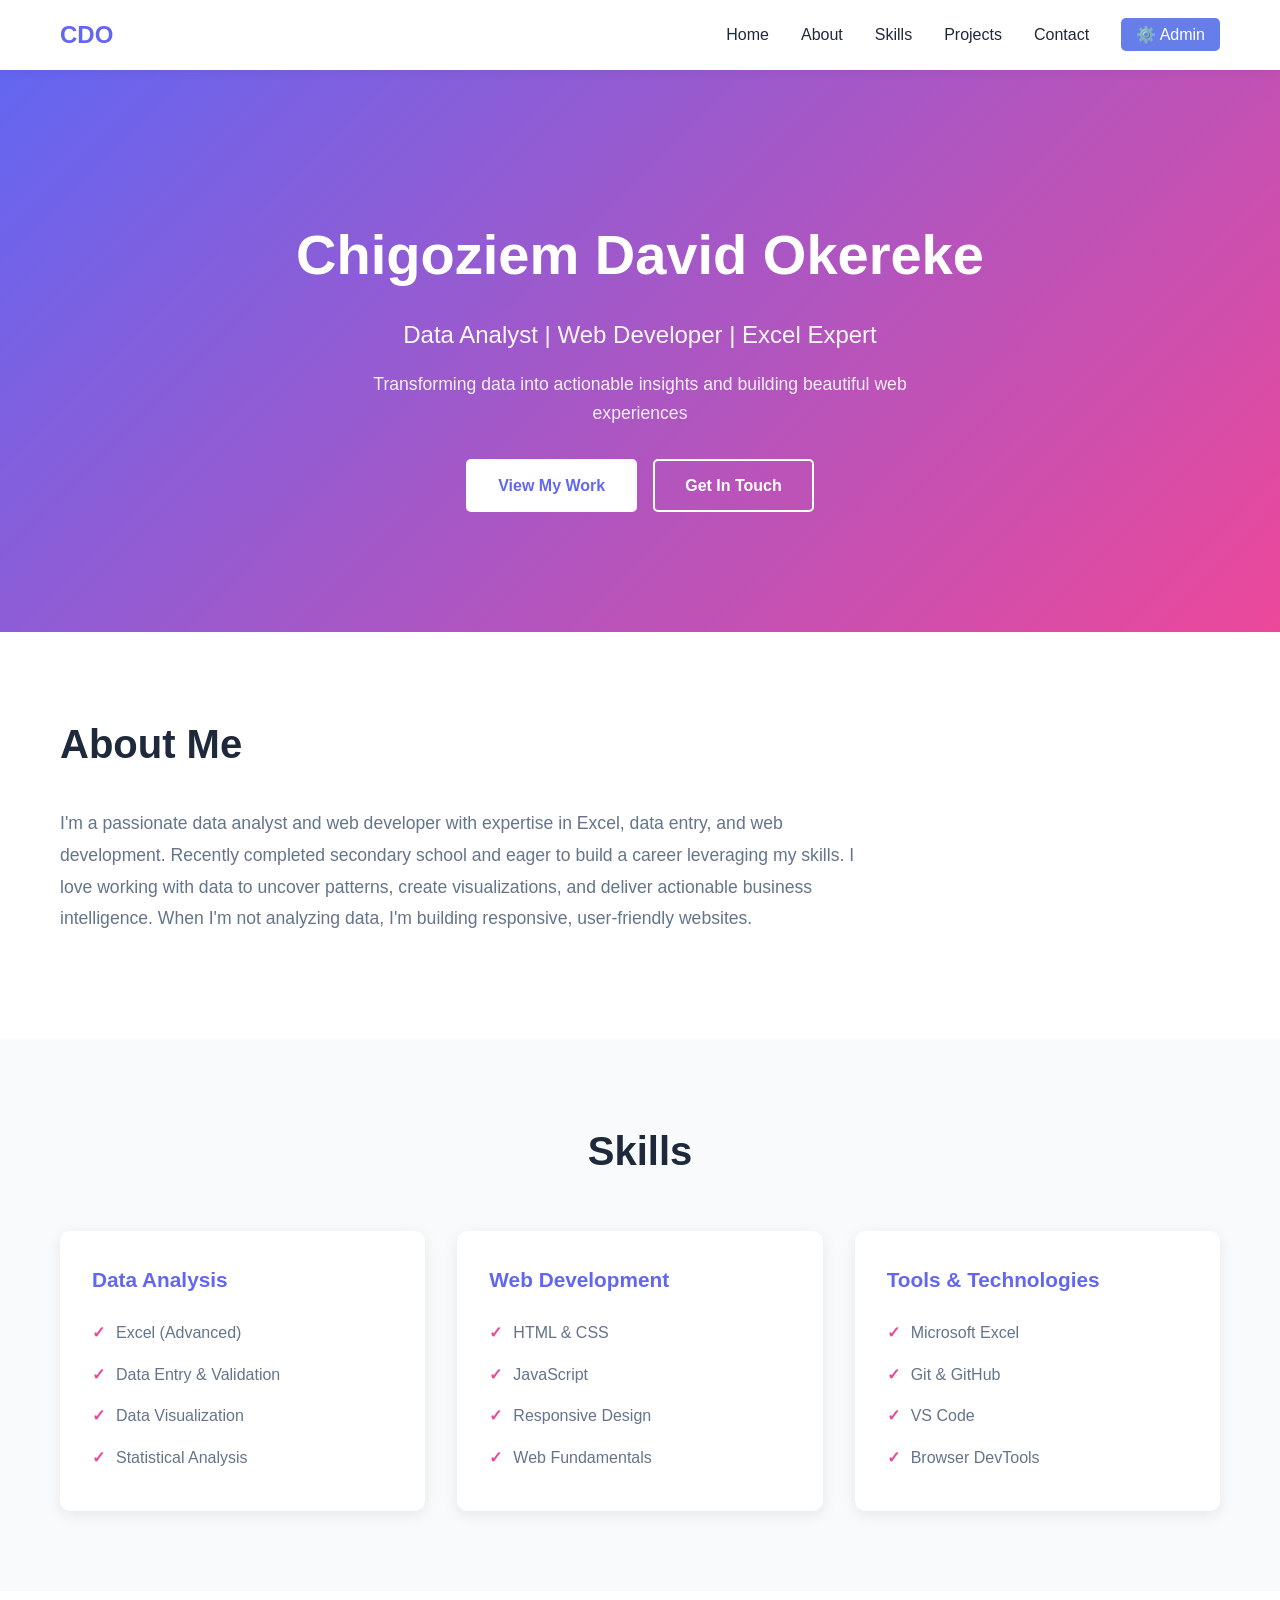
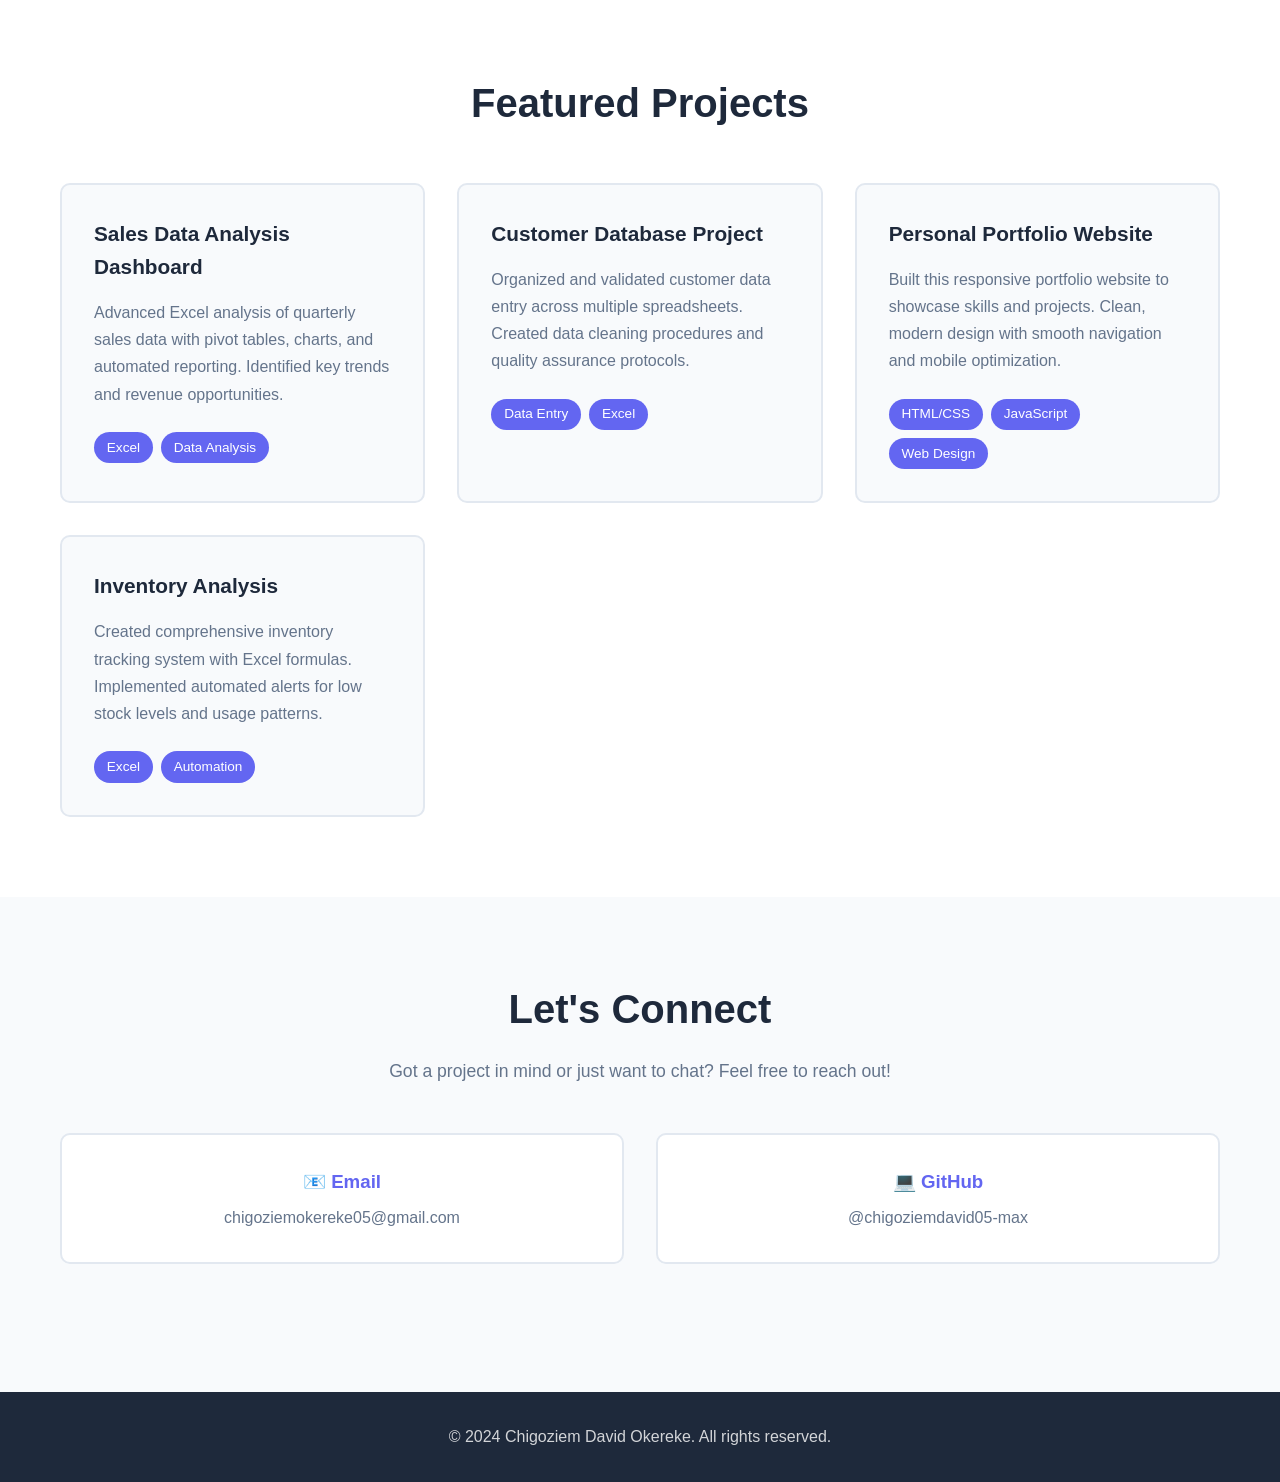
<file: index.html>
<!DOCTYPE html>
<html lang="en">
<head>
    <meta charset="UTF-8">
    <meta name="viewport" content="width=device-width, initial-scale=1.0">
    <title>Chigoziem David Okereke - Portfolio</title>
    <link rel="stylesheet" href="styles.css">
</head>
<body>
    <!-- Navigation -->
    <nav class="navbar">
        <div class="container">
            <div class="nav-brand">CDO</div>
            <ul class="nav-links">
                <li><a href="#home">Home</a></li>
                <li><a href="#about">About</a></li>
                <li><a href="#skills">Skills</a></li>
                <li><a href="#projects">Projects</a></li>
                <li><a href="#contact">Contact</a></li>
                <li><a href="admin.html" class="admin-link" style="background: #667eea; padding: 8px 15px; border-radius: 5px; color: white;">⚙️ Admin</a></li>
            </ul>
        </div>
    </nav>

    <!-- Hero Section -->
    <section id="home" class="hero">
        <div class="container">
            <div class="hero-content">
                <div id="profilePic" style="margin-bottom: 20px;"></div>
                <h1 id="heroTitle">Chigoziem David Okereke</h1>
                <p class="tagline" id="heroTagline">Data Analyst | Web Developer | Excel Expert</p>
                <p class="description" id="heroDescription">Transforming data into actionable insights and building beautiful web experiences</p>
                <div class="cta-buttons">
                    <a href="#projects" class="btn btn-primary">View My Work</a>
                    <a href="#contact" class="btn btn-secondary">Get In Touch</a>
                </div>
            </div>
        </div>
    </section>

    <!-- About Section -->
    <section id="about" class="about">
        <div class="container">
            <h2>About Me</h2>
            <p id="aboutText">I'm a passionate data analyst and web developer with expertise in Excel, data entry, and web development. Recently completed secondary school and eager to build a career leveraging...</p>
        </div>
    </section>

    <!-- Skills Section -->
    <section id="skills" class="skills">
        <div class="container">
            <h2>Skills</h2>
            <div class="skills-grid" id="skillsGrid">
                <!-- Skills will be loaded here -->
            </div>
        </div>
    </section>

    <!-- Projects Section -->
    <section id="projects" class="projects">
        <div class="container">
            <h2>Featured Projects</h2>
            <div class="projects-grid" id="projectsGrid">
                <!-- Projects will be loaded here -->
            </div>
        </div>
    </section>

    <!-- Contact Section -->
    <section id="contact" class="contact">
        <div class="container">
            <h2>Let's Connect</h2>
            <p>Got a project in mind or just want to chat? Feel free to reach out!</p>
            
            <div class="contact-methods" id="contactMethods">
                <!-- Contact will be loaded here -->
            </div>
        </div>
    </section>

    <!-- Footer -->
    <footer>
        <div class="container">
            <p>&copy; 2024 Chigoziem David Okereke. All rights reserved.</p>
        </div>
    </footer>

    <script src="script.js"></script>
    <script src="portfolio-loader.js"></script>
</body>
</html>
</file>
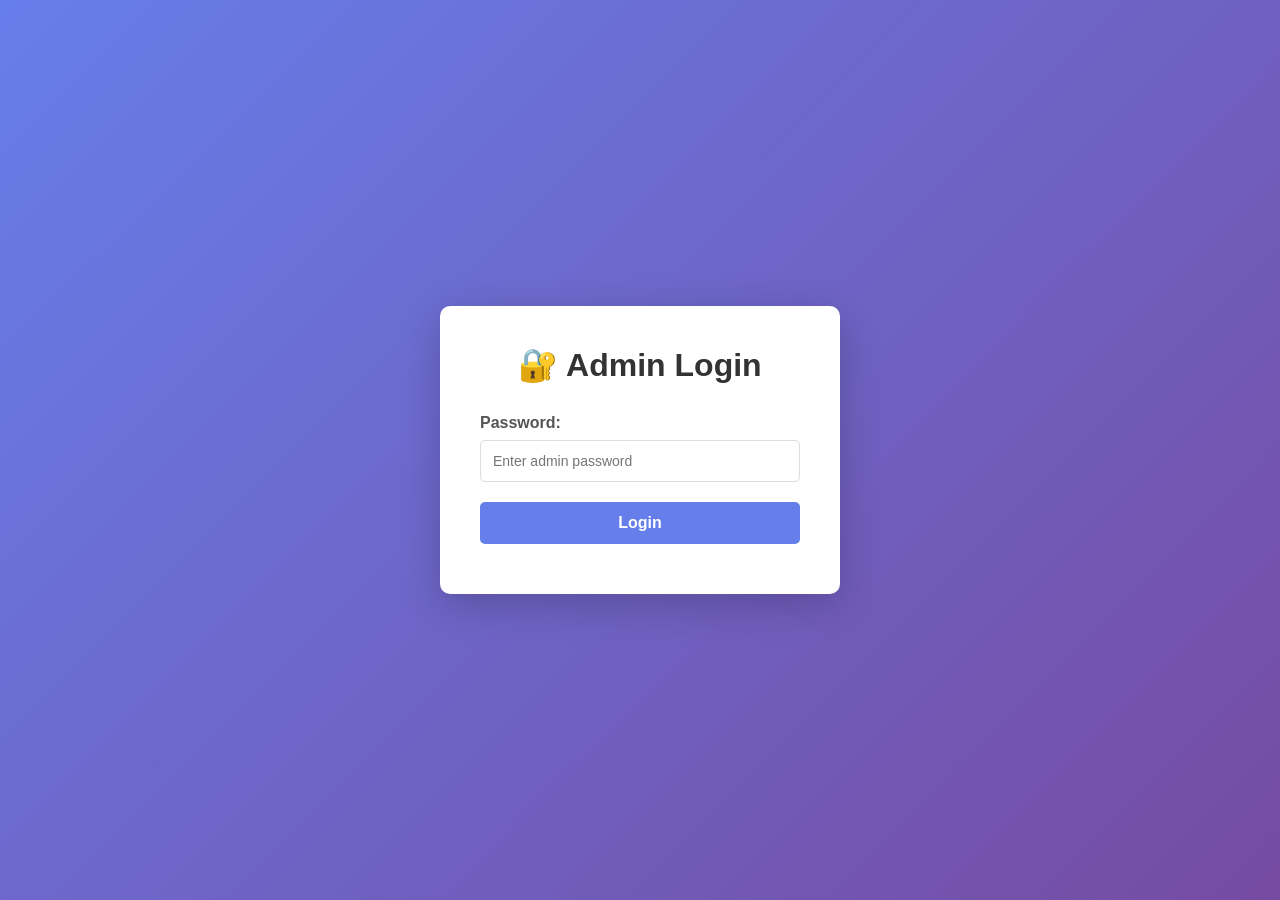
<file: admin.html>
<!DOCTYPE html>
<html lang="en">
<head>
    <meta charset="UTF-8">
    <meta name="viewport" content="width=device-width, initial-scale=1.0">
    <title>Admin Panel - Portfolio</title>
    <style>
        * {
            margin: 0;
            padding: 0;
            box-sizing: border-box;
        }

        body {
            font-family: 'Segoe UI', Tahoma, Geneva, Verdana, sans-serif;
            background: linear-gradient(135deg, #667eea 0%, #764ba2 100%);
            min-height: 100vh;
            display: flex;
            justify-content: center;
            align-items: center;
            padding: 20px;
        }

        .login-container {
            background: white;
            padding: 40px;
            border-radius: 10px;
            box-shadow: 0 10px 40px rgba(0, 0, 0, 0.2);
            width: 100%;
            max-width: 400px;
            display: none;
        }

        .login-container.show {
            display: block;
        }

        .login-container h1 {
            margin-bottom: 30px;
            color: #333;
            text-align: center;
        }

        .form-group {
            margin-bottom: 20px;
        }

        .form-group label {
            display: block;
            margin-bottom: 8px;
            color: #555;
            font-weight: 600;
        }

        .form-group input {
            width: 100%;
            padding: 12px;
            border: 1px solid #ddd;
            border-radius: 5px;
            font-size: 14px;
        }

        .form-group input:focus {
            outline: none;
            border-color: #667eea;
            box-shadow: 0 0 0 3px rgba(102, 126, 234, 0.1);
        }

        .login-btn {
            width: 100%;
            padding: 12px;
            background: #667eea;
            color: white;
            border: none;
            border-radius: 5px;
            font-size: 16px;
            font-weight: 600;
            cursor: pointer;
            transition: background 0.3s;
        }

        .login-btn:hover {
            background: #764ba2;
        }

        .error {
            color: #e74c3c;
            text-align: center;
            margin-top: 10px;
            font-size: 14px;
        }

        .admin-dashboard {
            background: white;
            padding: 40px;
            border-radius: 10px;
            box-shadow: 0 10px 40px rgba(0, 0, 0, 0.2);
            width: 100%;
            max-width: 900px;
            max-height: 90vh;
            overflow-y: auto;
            display: none;
        }

        .admin-dashboard.show {
            display: block;
        }

        .dashboard-header {
            display: flex;
            justify-content: space-between;
            align-items: center;
            margin-bottom: 30px;
            border-bottom: 2px solid #f0f0f0;
            padding-bottom: 20px;
        }

        .dashboard-header h1 {
            color: #333;
        }

        .logout-btn {
            padding: 10px 20px;
            background: #e74c3c;
            color: white;
            border: none;
            border-radius: 5px;
            cursor: pointer;
            font-weight: 600;
        }

        .logout-btn:hover {
            background: #c0392b;
        }

        .section {
            margin-bottom: 40px;
            border: 1px solid #f0f0f0;
            padding: 20px;
            border-radius: 5px;
        }

        .section h2 {
            color: #667eea;
            margin-bottom: 20px;
            font-size: 18px;
        }

        textarea {
            width: 100%;
            padding: 12px;
            border: 1px solid #ddd;
            border-radius: 5px;
            font-family: inherit;
            font-size: 14px;
            resize: vertical;
            min-height: 80px;
        }

        textarea:focus {
            outline: none;
            border-color: #667eea;
            box-shadow: 0 0 0 3px rgba(102, 126, 234, 0.1);
        }

        input[type="text"],
        input[type="email"],
        input[type="password"],
        input[type="file"] {
            width: 100%;
            padding: 12px;
            border: 1px solid #ddd;
            border-radius: 5px;
            font-size: 14px;
        }

        input[type="text"]:focus,
        input[type="email"]:focus,
        input[type="password"]:focus {
            outline: none;
            border-color: #667eea;
            box-shadow: 0 0 0 3px rgba(102, 126, 234, 0.1);
        }

        .profile-preview {
            margin-top: 15px;
            text-align: center;
        }

        .profile-preview img {
            max-width: 200px;
            max-height: 200px;
            border-radius: 10px;
            box-shadow: 0 4px 8px rgba(0, 0, 0, 0.1);
        }

        .grid-2 {
            display: grid;
            grid-template-columns: 1fr 1fr;
            gap: 20px;
        }

        .item-list {
            margin-top: 15px;
            border-top: 1px solid #f0f0f0;
            padding-top: 15px;
        }

        .item {
            background: #f9f9f9;
            padding: 15px;
            margin-bottom: 10px;
            border-radius: 5px;
            display: flex;
            justify-content: space-between;
            align-items: center;
        }

        .item button {
            background: #e74c3c;
            color: white;
            border: none;
            padding: 5px 10px;
            border-radius: 3px;
            cursor: pointer;
            font-size: 12px;
        }

        .item button:hover {
            background: #c0392b;
        }

        .save-btn {
            padding: 12px 30px;
            background: #27ae60;
            color: white;
            border: none;
            border-radius: 5px;
            font-weight: 600;
            cursor: pointer;
            font-size: 16px;
            margin-top: 20px;
        }

        .save-btn:hover {
            background: #229954;
        }

        .success-msg {
            background: #d4edda;
            color: #155724;
            padding: 12px;
            border-radius: 5px;
            margin-bottom: 20px;
            display: none;
        }

        .warning-msg {
            background: #fff3cd;
            color: #856404;
            padding: 12px;
            border-radius: 5px;
            margin-bottom: 20px;
            display: none;
            border: 1px solid #ffeaa7;
        }

        .tabs {
            display: flex;
            gap: 10px;
            margin-bottom: 30px;
            border-bottom: 2px solid #f0f0f0;
        }

        .tab-btn {
            padding: 10px 20px;
            background: none;
            border: none;
            border-bottom: 3px solid transparent;
            cursor: pointer;
            font-weight: 600;
            color: #666;
            transition: all 0.3s;
        }

        .tab-btn.active {
            color: #667eea;
            border-bottom-color: #667eea;
        }

        .tab-content {
            display: none;
        }

        .tab-content.active {
            display: block;
        }

        @media (max-width: 600px) {
            .grid-2 {
                grid-template-columns: 1fr;
            }

            .admin-dashboard {
                padding: 20px;
            }

            .tabs {
                flex-wrap: wrap;
            }
        }
    </style>
</head>
<body>
    <!-- Login Section -->
    <div class="login-container" id="loginContainer">
        <h1>🔐 Admin Login</h1>
        <div class="form-group">
            <label for="password">Password:</label>
            <input type="password" id="password" placeholder="Enter admin password">
        </div>
        <button class="login-btn" onclick="login()">Login</button>
        <div class="error" id="errorMsg"></div>
    </div>

    <!-- Admin Dashboard -->
    <div class="admin-dashboard" id="adminDashboard">
        <div class="dashboard-header">
            <h1>🎨 Portfolio Admin Panel</h1>
            <button class="logout-btn" onclick="logout()">Logout</button>
        </div>

        <div class="success-msg" id="successMsg">✅ Changes saved successfully!</div>
        <div class="warning-msg" id="warningMsg"></div>

        <!-- Tabs -->
        <div class="tabs">
            <button class="tab-btn active" onclick="switchTab('portfolio')">📝 Portfolio</button>
            <button class="tab-btn" onclick="switchTab('profile')">👤 Profile & Password</button>
        </div>

        <!-- Portfolio Tab -->
        <div id="portfolio" class="tab-content active">
            <!-- Hero Section -->
            <div class="section">
                <h2>Hero Section</h2>
                <div class="form-group">
                    <label for="heroTitle">Your Name:</label>
                    <input type="text" id="heroTitle" placeholder="Enter your full name">
                </div>
                <div class="form-group">
                    <label for="heroTagline">Tagline:</label>
                    <input type="text" id="heroTagline" placeholder="e.g., Data Analyst | Web Developer">
                </div>
                <div class="form-group">
                    <label for="heroDescription">Description:</label>
                    <textarea id="heroDescription" placeholder="Your main description"></textarea>
                </div>
            </div>

            <!-- About Section -->
            <div class="section">
                <h2>About Me</h2>
                <div class="form-group">
                    <label for="aboutText">About Text:</label>
                    <textarea id="aboutText" placeholder="Tell us about yourself..."></textarea>
                </div>
            </div>

            <!-- Skills Section -->
            <div class="section">
                <h2>Skills</h2>
                <div id="skillsContainer"></div>
                <button class="save-btn" onclick="addSkillCategory()">+ Add Skill Category</button>
            </div>

            <!-- Projects Section -->
            <div class="section">
                <h2>Projects</h2>
                <div id="projectsContainer"></div>
                <button class="save-btn" onclick="addProject()">+ Add Project</button>
            </div>

            <!-- Contact Section -->
            <div class="section">
                <h2>Contact Information</h2>
                <div class="form-group">
                    <label for="email">Email:</label>
                    <input type="email" id="email" placeholder="your.email@example.com">
                </div>
                <div class="form-group">
                    <label for="github">GitHub:</label>
                    <input type="text" id="github" placeholder="@yourusername">
                </div>
                <div class="form-group">
                    <label for="linkedin">LinkedIn (optional):</label>
                    <input type="text" id="linkedin" placeholder="https://linkedin.com/in/yourprofile">
                </div>
            </div>
        </div>

        <!-- Profile Tab -->
        <div id="profile" class="tab-content">
            <!-- Profile Picture Section -->
            <div class="section">
                <h2>🖼️ Profile Picture</h2>
                <div class="form-group">
                    <label for="profilePic">Upload Your Photo:</label>
                    <input type="file" id="profilePic" accept="image/*">
                    <small style="color: #666; display: block; margin-top: 5px;">Max size: 5MB. Formats: JPG, PNG, GIF</small>
                </div>
                <div class="profile-preview" id="profilePreview"></div>
            </div>

            <!-- Password Section -->
            <div class="section">
                <h2>🔒 Change Admin Password</h2>
                <div class="form-group">
                    <label for="currentPassword">Current Password:</label>
                    <input type="password" id="currentPassword" placeholder="Enter current password">
                </div>
                <div class="form-group">
                    <label for="newPassword">New Password:</label>
                    <input type="password" id="newPassword" placeholder="Enter new password">
                </div>
                <div class="form-group">
                    <label for="confirmPassword">Confirm New Password:</label>
                    <input type="password" id="confirmPassword" placeholder="Confirm new password">
                </div>
                <button class="save-btn" onclick="changePassword()" style="background: #f39c12;">🔑 Change Password</button>
            </div>
        </div>

        <button class="save-btn" onclick="saveChanges()" style="width: 100%; margin-top: 30px; font-size: 18px;">💾 Save All Changes</button>
    </div>

    <script src="admin.js"></script>
</body>
</html>
</file>
<file: styles.css>
* {
    margin: 0;
    padding: 0;
    box-sizing: border-box;
}

:root {
    --primary-color: #6366f1;
    --secondary-color: #ec4899;
    --dark-bg: #0f172a;
    --light-bg: #f8fafc;
    --text-dark: #1e293b;
    --text-light: #64748b;
    --card-bg: #ffffff;
    --border-color: #e2e8f0;
    --transition: all 0.3s ease;
}

body {
    font-family: 'Segoe UI', Tahoma, Geneva, Verdana, sans-serif;
    line-height: 1.6;
    color: var(--text-dark);
    background-color: var(--light-bg);
}

.container {
    max-width: 1200px;
    margin: 0 auto;
    padding: 0 20px;
}

/* Navigation */
.navbar {
    background: var(--card-bg);
    box-shadow: 0 2px 10px rgba(0, 0, 0, 0.05);
    position: sticky;
    top: 0;
    z-index: 100;
}

.navbar .container {
    display: flex;
    justify-content: space-between;
    align-items: center;
    padding: 1rem 20px;
}

.nav-brand {
    font-size: 1.5rem;
    font-weight: bold;
    color: var(--primary-color);
}

.nav-links {
    display: flex;
    list-style: none;
    gap: 2rem;
}

.nav-links a {
    text-decoration: none;
    color: var(--text-dark);
    font-weight: 500;
    transition: var(--transition);
}

.nav-links a:hover {
    color: var(--primary-color);
}

/* Hero Section */
.hero {
    background: linear-gradient(135deg, var(--primary-color) 0%, var(--secondary-color) 100%);
    color: white;
    padding: 120px 0;
    text-align: center;
}

.hero-content h1 {
    font-size: 3.5rem;
    margin-bottom: 1rem;
    font-weight: 700;
}

.tagline {
    font-size: 1.5rem;
    margin-bottom: 1rem;
    opacity: 0.95;
}

.description {
    font-size: 1.1rem;
    margin-bottom: 2rem;
    opacity: 0.9;
    max-width: 600px;
    margin-left: auto;
    margin-right: auto;
}

.cta-buttons {
    display: flex;
    gap: 1rem;
    justify-content: center;
    flex-wrap: wrap;
}

.btn {
    padding: 12px 30px;
    border-radius: 5px;
    text-decoration: none;
    font-weight: 600;
    transition: var(--transition);
    border: 2px solid transparent;
    cursor: pointer;
    font-size: 1rem;
}

.btn-primary {
    background: white;
    color: var(--primary-color);
}

.btn-primary:hover {
    transform: translateY(-2px);
    box-shadow: 0 10px 20px rgba(0, 0, 0, 0.2);
}

.btn-secondary {
    background: transparent;
    color: white;
    border-color: white;
}

.btn-secondary:hover {
    background: white;
    color: var(--primary-color);
    transform: translateY(-2px);
}

/* About Section */
.about {
    padding: 80px 0;
    background: var(--card-bg);
}

.about h2 {
    font-size: 2.5rem;
    margin-bottom: 2rem;
    color: var(--text-dark);
}

.about p {
    font-size: 1.1rem;
    color: var(--text-light);
    margin-bottom: 1.5rem;
    line-height: 1.8;
    max-width: 800px;
}

/* Skills Section */
.skills {
    padding: 80px 0;
    background: var(--light-bg);
}

.skills h2 {
    font-size: 2.5rem;
    margin-bottom: 3rem;
    text-align: center;
    color: var(--text-dark);
}

.skills-grid {
    display: grid;
    grid-template-columns: repeat(auto-fit, minmax(250px, 1fr));
    gap: 2rem;
}

.skill-card {
    background: var(--card-bg);
    padding: 2rem;
    border-radius: 10px;
    box-shadow: 0 4px 15px rgba(0, 0, 0, 0.08);
    transition: var(--transition);
}

.skill-card:hover {
    transform: translateY(-5px);
    box-shadow: 0 8px 25px rgba(0, 0, 0, 0.12);
}

.skill-card h3 {
    color: var(--primary-color);
    margin-bottom: 1rem;
    font-size: 1.3rem;
}

.skill-card ul {
    list-style: none;
}

.skill-card li {
    padding: 0.5rem 0;
    color: var(--text-light);
    padding-left: 1.5rem;
    position: relative;
}

.skill-card li:before {
    content: "\2713";
    position: absolute;
    left: 0;
    color: var(--secondary-color);
    font-weight: bold;
}

/* Projects Section */
.projects {
    padding: 80px 0;
    background: var(--card-bg);
}

.projects h2 {
    font-size: 2.5rem;
    margin-bottom: 3rem;
    text-align: center;
    color: var(--text-dark);
}

.projects-grid {
    display: grid;
    grid-template-columns: repeat(auto-fit, minmax(280px, 1fr));
    gap: 2rem;
}

.project-card {
    background: var(--light-bg);
    padding: 2rem;
    border-radius: 10px;
    border: 2px solid var(--border-color);
    transition: var(--transition);
}

.project-card:hover {
    border-color: var(--primary-color);
    box-shadow: 0 8px 25px rgba(99, 102, 241, 0.1);
    transform: translateY(-5px);
}

.project-card h3 {
    color: var(--text-dark);
    margin-bottom: 1rem;
    font-size: 1.3rem;
}

.project-card p {
    color: var(--text-light);
    margin-bottom: 1.5rem;
    line-height: 1.7;
}

.project-tags {
    display: flex;
    flex-wrap: wrap;
    gap: 0.5rem;
}

.tag {
    display: inline-block;
    background: var(--primary-color);
    color: white;
    padding: 0.3rem 0.8rem;
    border-radius: 20px;
    font-size: 0.85rem;
    font-weight: 500;
}

/* Contact Section */
.contact {
    padding: 80px 0;
    background: var(--light-bg);
    text-align: center;
}

.contact h2 {
    font-size: 2.5rem;
    margin-bottom: 1rem;
    color: var(--text-dark);
}

.contact > .container > p {
    font-size: 1.1rem;
    color: var(--text-light);
    margin-bottom: 3rem;
}

.contact-methods {
    display: grid;
    grid-template-columns: repeat(auto-fit, minmax(250px, 1fr));
    gap: 2rem;
    margin-bottom: 3rem;
}

.contact-card {
    background: var(--card-bg);
    padding: 2rem;
    border-radius: 10px;
    text-decoration: none;
    border: 2px solid var(--border-color);
    transition: var(--transition);
}

.contact-card:hover {
    border-color: var(--primary-color);
    box-shadow: 0 8px 25px rgba(99, 102, 241, 0.1);
    transform: translateY(-5px);
}

.contact-card h3 {
    color: var(--primary-color);
    margin-bottom: 0.5rem;
}

.contact-card p {
    color: var(--text-light);
}

.socials-placeholder {
    background: var(--card-bg);
    padding: 2rem;
    border-radius: 10px;
    border: 2px dashed var(--border-color);
    max-width: 500px;
    margin: 0 auto;
}

.socials-placeholder h3 {
    color: var(--primary-color);
    margin-bottom: 0.5rem;
}

.socials-placeholder p {
    color: var(--text-light);
    font-size: 0.95rem;
}

/* Footer */
footer {
    background: var(--text-dark);
    color: white;
    padding: 2rem 0;
    text-align: center;
}

footer p {
    opacity: 0.8;
}

/* Responsive Design */
@media (max-width: 768px) {
    .hero-content h1 {
        font-size: 2.5rem;
    }

    .tagline {
        font-size: 1.2rem;
    }

    .nav-links {
        gap: 1rem;
        font-size: 0.9rem;
    }

    .skills h2,
    .projects h2,
    .contact h2,
    .about h2 {
        font-size: 2rem;
    }

    .skills-grid,
    .projects-grid,
    .contact-methods {
        grid-template-columns: 1fr;
    }

    .cta-buttons {
        flex-direction: column;
    }

    .btn {
        width: 100%;
    }
}

@media (max-width: 480px) {
    .hero-content h1 {
        font-size: 2rem;
    }

    .tagline {
        font-size: 1rem;
    }

    .nav-links {
        gap: 0.5rem;
        font-size: 0.8rem;
    }

    .nav-brand {
        font-size: 1.2rem;
    }
}
</file>
